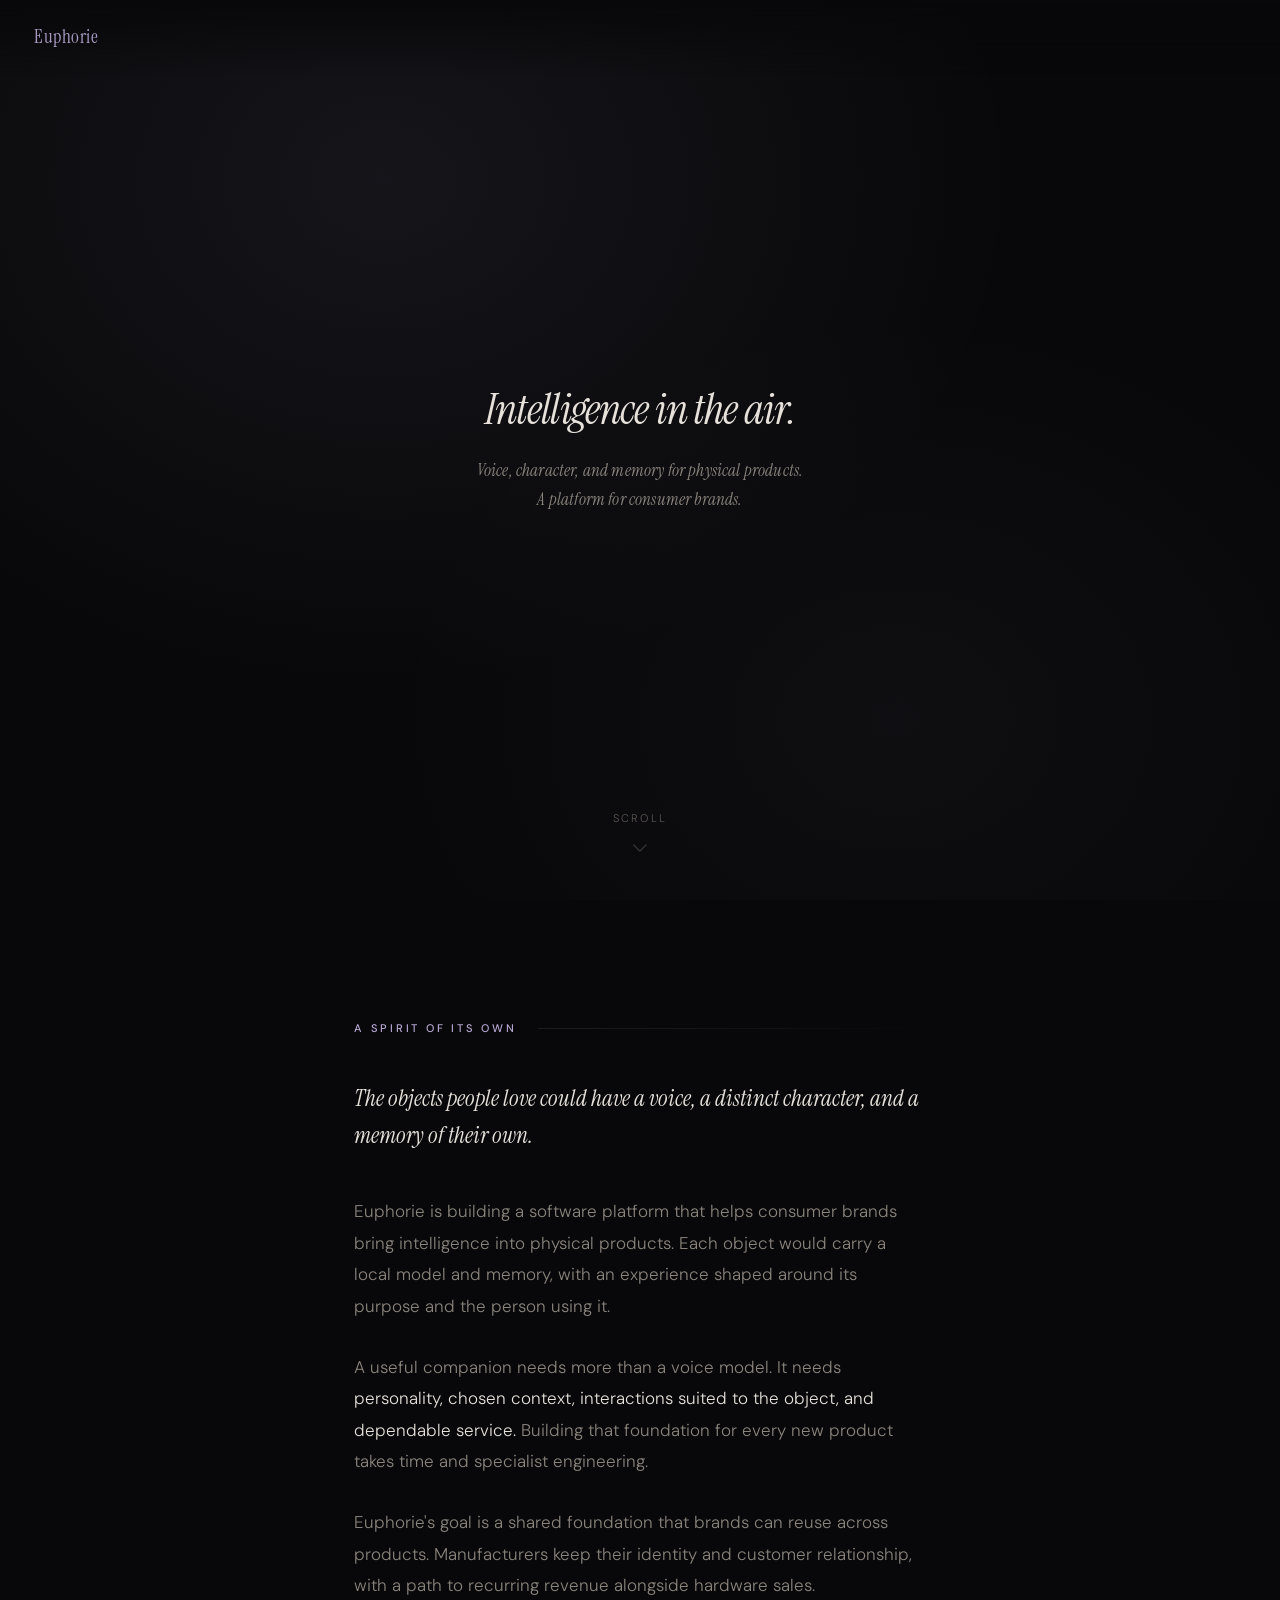
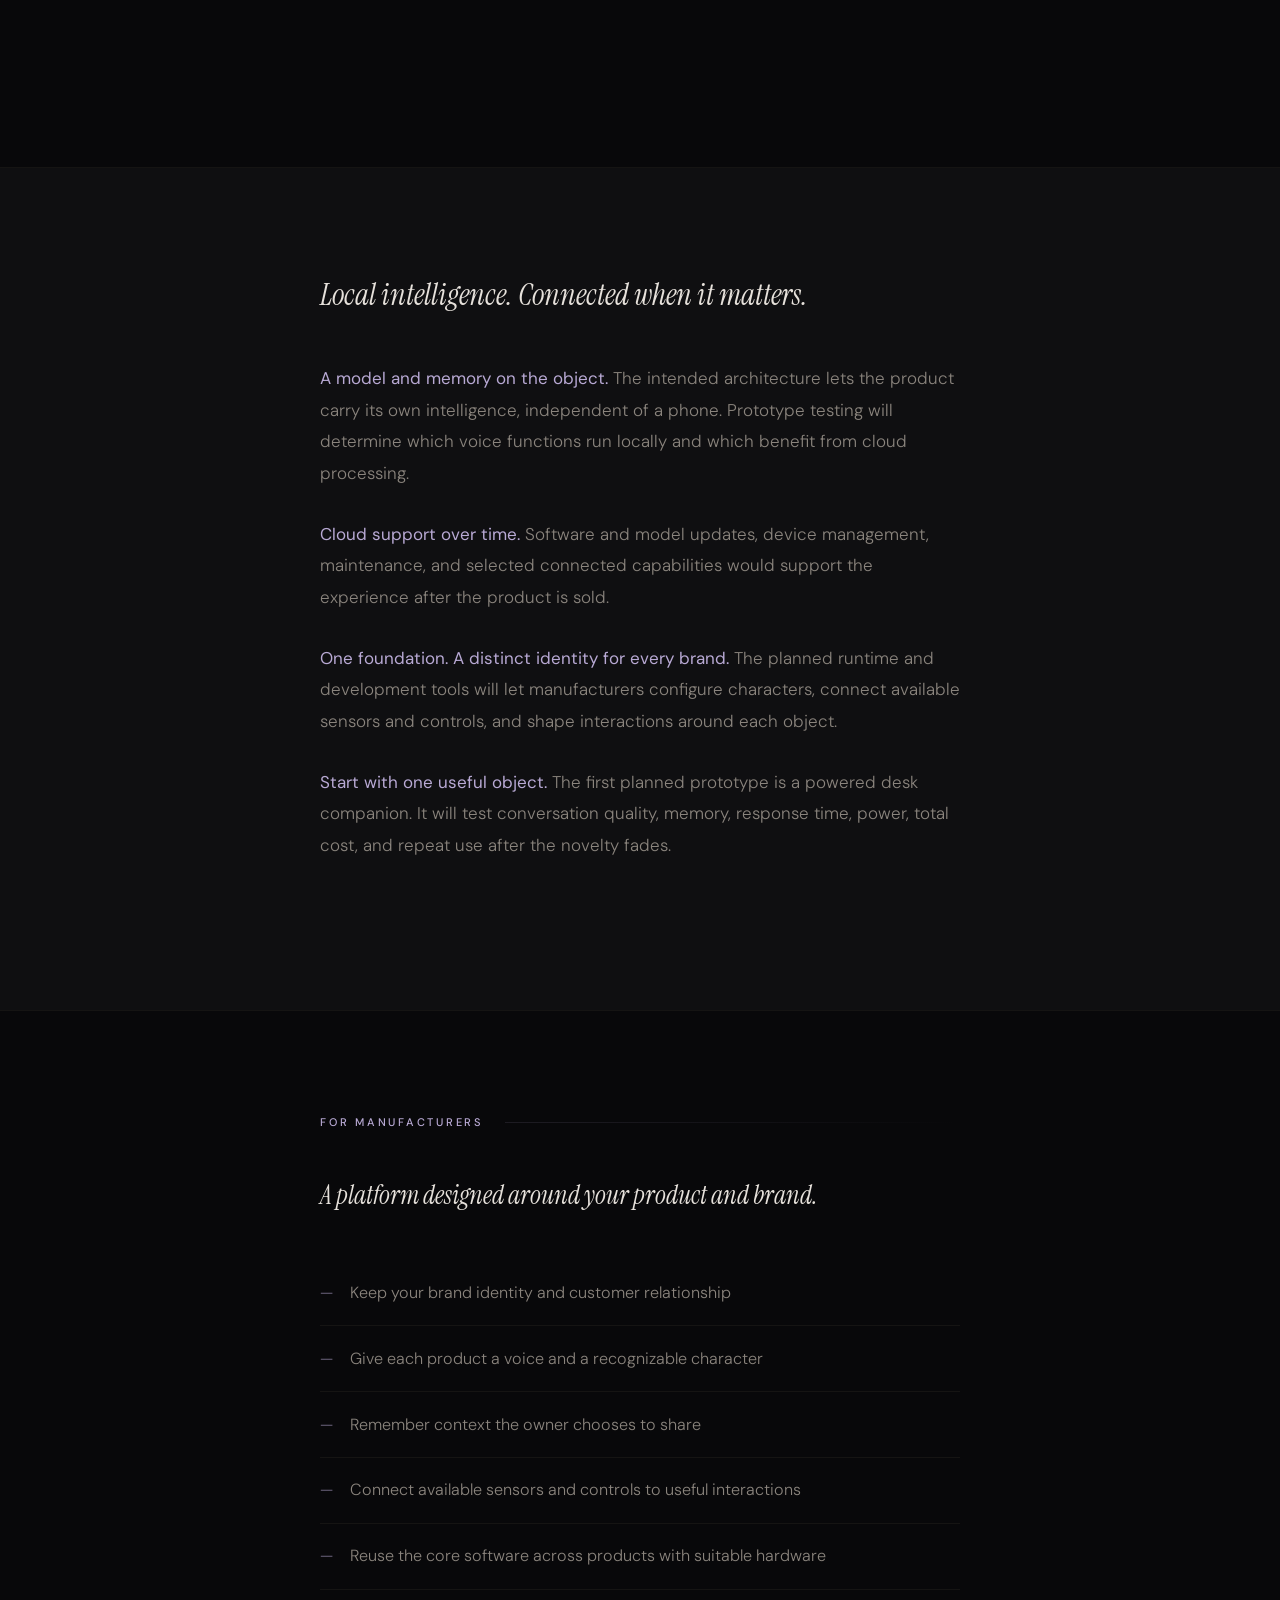
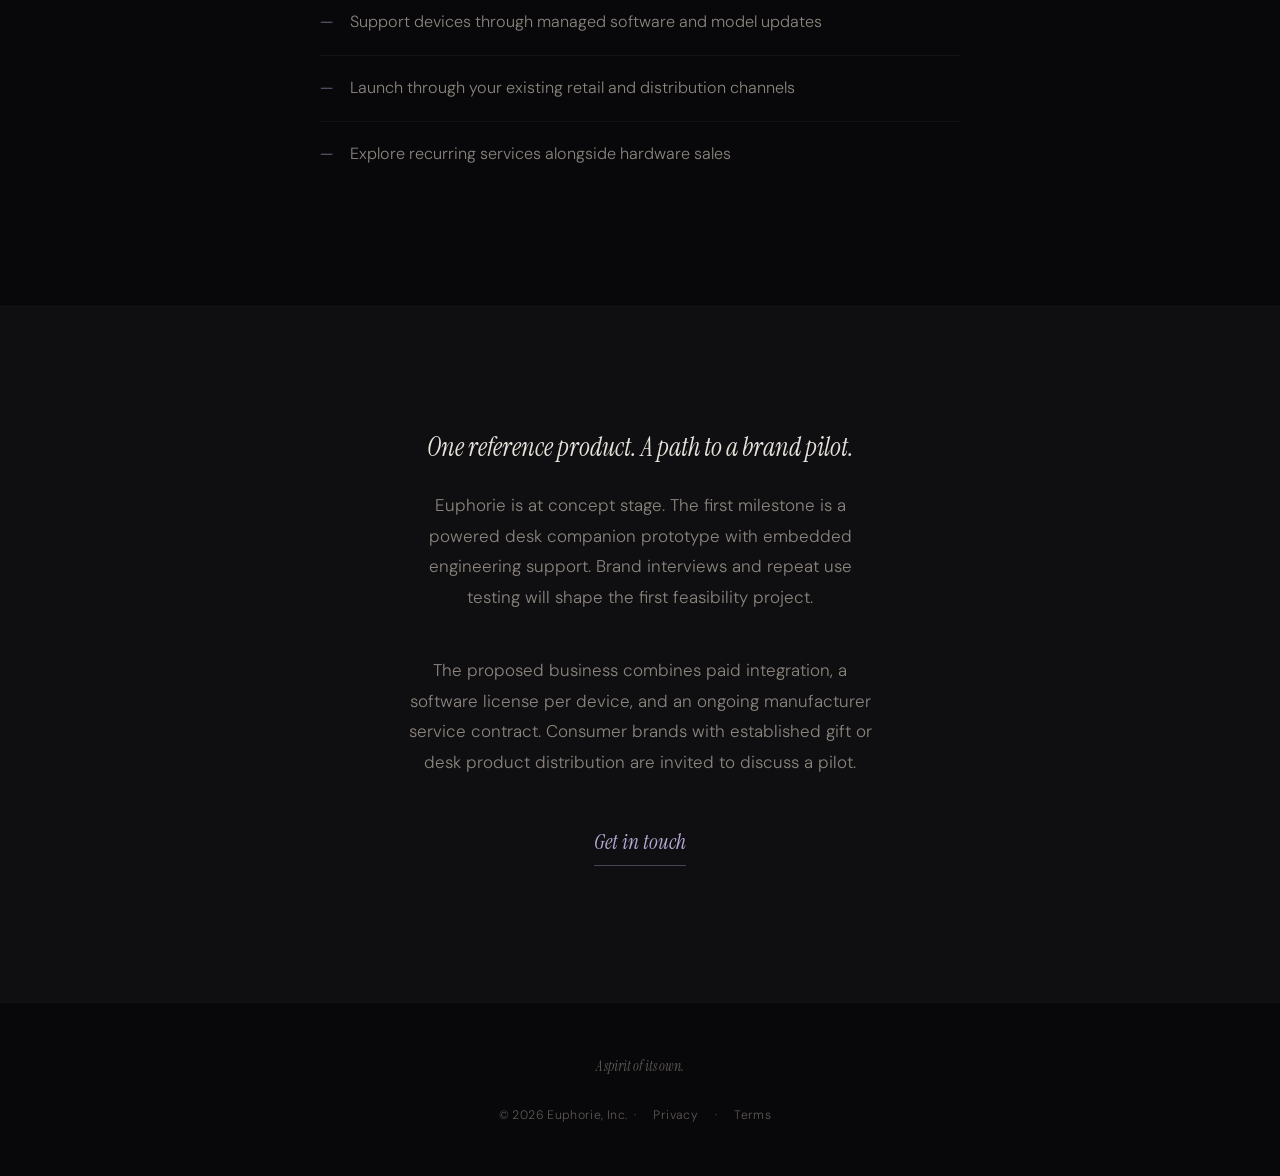
<file: frontend/index.html>
<!DOCTYPE html>
<html lang="en">
<head>
    <meta charset="UTF-8">
    <meta name="viewport" content="width=device-width, initial-scale=1.0, maximum-scale=1.0, user-scalable=no">
    <title>Euphorie | Intelligence for everyday products</title>
    <meta name="description" content="Euphorie is building a platform for consumer brands to give physical products a voice, character, and memory.">
    <meta name="theme-color" content="#08080a">
    
    <link rel="icon" href="/favicon.ico" type="image/x-icon">
    <link rel="apple-touch-icon" sizes="180x180" href="/apple-touch-icon-180x180.png">
    
    <meta property="og:title" content="Euphorie | Intelligence for everyday products">
    <meta property="og:description" content="Euphorie is building a platform for consumer brands to give physical products a voice, character, and memory.">
    <meta property="og:type" content="website">
    <meta property="og:url" content="https://euphorie.com/">
    
    <link rel="preconnect" href="https://fonts.googleapis.com">
    <link rel="preconnect" href="https://fonts.gstatic.com" crossorigin>
    <link href="https://fonts.googleapis.com/css2?family=Instrument+Serif:ital@0;1&family=DM+Sans:opsz,wght@9..40,300;9..40,400;9..40,500&display=swap" rel="stylesheet">
    
    <style>
        *, *::before, *::after { margin: 0; padding: 0; box-sizing: border-box; }
        :root {
            --bg: #08080a;
            --bg-elevated: #0f0f11;
            --fg: #e6e1db;
            --fg-dim: #8a847d;
            --fg-muted: #5c5854;
            --accent: #b8a9d4;
            --accent-dim: rgba(184, 169, 212, 0.12);
            --accent-glow: rgba(184, 169, 212, 0.08);
            --border: #1e1d1b;
            --border-subtle: #151413;
        }
        html { font-size: 17px; scroll-behavior: smooth; }
        body {
            background: var(--bg);
            color: var(--fg);
            font-family: 'DM Sans', -apple-system, sans-serif;
            font-weight: 300;
            line-height: 1.7;
            min-height: 100vh;
            -webkit-font-smoothing: antialiased;
            -moz-osx-font-smoothing: grayscale;
        }
        ::selection { background: var(--accent); color: var(--bg); }

        /* Header */
        header {
            position: fixed;
            top: 0;
            left: 0;
            right: 0;
            z-index: 100;
            padding: 1.25rem 2rem;
            display: flex;
            align-items: center;
            justify-content: space-between;
            background: linear-gradient(to bottom, var(--bg) 0%, transparent 100%);
        }
        .header-wordmark {
            font-family: 'Instrument Serif', Georgia, serif;
            font-size: 1.1rem;
            color: var(--accent);
            text-decoration: none;
            letter-spacing: 0.03em;
            opacity: 0.9;
            transition: opacity 0.2s ease;
        }
        .header-wordmark:hover { opacity: 1; }
        .header-cta {
            font-size: 0.75rem;
            font-weight: 400;
            letter-spacing: 0.08em;
            text-transform: uppercase;
            color: var(--fg-muted);
            text-decoration: none;
            padding: 0.5rem 1rem;
            border: 1px solid var(--border);
            border-radius: 2px;
            transition: all 0.2s ease;
        }
        .header-cta:hover {
            color: var(--accent);
            border-color: var(--accent-dim);
        }

        /* Hero */
        .hero {
            min-height: 100vh;
            display: flex;
            flex-direction: column;
            justify-content: center;
            align-items: center;
            padding: 3rem 2rem;
            position: relative;
            background: 
                radial-gradient(ellipse at 30% 20%, var(--accent-glow) 0%, transparent 50%),
                radial-gradient(ellipse at 70% 80%, rgba(184, 169, 212, 0.04) 0%, transparent 40%);
        }
        .hero-content {
            text-align: center;
            max-width: 680px;
            animation: fadeIn 1.4s cubic-bezier(0.16, 1, 0.3, 1);
        }
        @keyframes fadeIn {
            from { opacity: 0; transform: translateY(28px); }
            to { opacity: 1; transform: translateY(0); }
        }
        .headline {
            font-family: 'Instrument Serif', Georgia, serif;
            font-size: clamp(2rem, 3.5vw, 2.5rem);
            font-weight: 400;
            font-style: italic;
            letter-spacing: -0.02em;
            line-height: 1.15;
            color: var(--fg);
            margin-bottom: 1.25rem;
        }
        .subheadline {
            font-family: 'Instrument Serif', Georgia, serif;
            font-size: 1rem;
            font-weight: 400;
            font-style: italic;
            color: var(--fg-dim);
            letter-spacing: 0.01em;
        }
        .scroll-cue {
            position: absolute;
            bottom: 2.5rem;
            left: 50%;
            transform: translateX(-50%);
            display: flex;
            flex-direction: column;
            align-items: center;
            gap: 0.6rem;
            animation: float 3s ease-in-out infinite;
        }
        .scroll-cue span {
            font-size: 0.65rem;
            letter-spacing: 0.2em;
            text-transform: uppercase;
            color: var(--fg-muted);
        }
        .scroll-cue svg { width: 20px; height: 20px; stroke: var(--fg-muted); opacity: 0.6; }
        @keyframes float {
            0%, 100% { transform: translateX(-50%) translateY(0); }
            50% { transform: translateX(-50%) translateY(6px); }
        }

        /* Philosophy */
        .philosophy {
            padding: 7rem 2rem 8rem;
            max-width: 640px;
            margin: 0 auto;
        }
        .section-marker {
            font-size: 0.65rem;
            font-weight: 500;
            letter-spacing: 0.25em;
            text-transform: uppercase;
            color: var(--accent);
            margin-bottom: 2.5rem;
            display: flex;
            align-items: center;
            gap: 1.25rem;
        }
        .section-marker::after {
            content: '';
            flex: 1;
            height: 1px;
            background: linear-gradient(90deg, var(--accent-dim), transparent);
        }
        .philosophy p {
            font-size: 1rem;
            color: var(--fg-dim);
            margin-bottom: 1.75rem;
            line-height: 1.85;
        }
        .philosophy .lead {
            font-family: 'Instrument Serif', Georgia, serif;
            font-size: 1.35rem;
            font-style: italic;
            color: var(--fg);
            line-height: 1.6;
            margin-bottom: 2.5rem;
        }
        .philosophy em { font-style: normal; color: var(--fg); }

        /* Belief */
        .belief {
            padding: 6rem 2rem 7rem;
            background: var(--bg-elevated);
            border-top: 1px solid var(--border-subtle);
            border-bottom: 1px solid var(--border-subtle);
        }
        .belief-inner { max-width: 640px; margin: 0 auto; }
        .belief h2 {
            font-family: 'Instrument Serif', Georgia, serif;
            font-size: 1.75rem;
            font-weight: 400;
            font-style: italic;
            color: var(--fg);
            margin-bottom: 2.5rem;
        }
        .belief p {
            font-size: 1rem;
            color: var(--fg-dim);
            line-height: 1.85;
            margin-bottom: 1.75rem;
        }
        .belief strong { font-weight: 400; color: var(--accent); }

        /* Refuses */
        .refuses {
            padding: 6rem 2rem 7rem;
            background: var(--bg);
        }
        .refuses-inner { max-width: 640px; margin: 0 auto; }
        .refuses h2 {
            font-family: 'Instrument Serif', Georgia, serif;
            font-size: 1.5rem;
            font-weight: 400;
            font-style: italic;
            color: var(--fg);
            margin-bottom: 2.5rem;
        }
        .refuses ul { list-style: none; }
        .refuses li {
            font-size: 0.95rem;
            padding: 1.15rem 0;
            border-bottom: 1px solid var(--border-subtle);
            color: var(--fg-dim);
            display: flex;
            align-items: flex-start;
            gap: 1rem;
            line-height: 1.6;
        }
        .refuses li::before { content: '—'; color: var(--accent); opacity: 0.6; flex-shrink: 0; }
        .refuses li:last-child { border-bottom: none; }

        /* Today */
        .today {
            padding: 7rem 2rem 8rem;
            background: var(--bg-elevated);
            border-top: 1px solid var(--border-subtle);
        }
        .today-inner { max-width: 640px; margin: 0 auto; text-align: center; }
        .today h2 {
            font-family: 'Instrument Serif', Georgia, serif;
            font-size: 1.5rem;
            font-weight: 400;
            font-style: italic;
            color: var(--fg);
            margin-bottom: 1.25rem;
        }
        .today p {
            font-size: 1rem;
            color: var(--fg-dim);
            margin-bottom: 2.5rem;
            line-height: 1.8;
            max-width: 480px;
            margin-left: auto;
            margin-right: auto;
        }
        .cta-link {
            display: inline-block;
            font-family: 'Instrument Serif', Georgia, serif;
            font-size: 1.25rem;
            font-weight: 400;
            font-style: italic;
            line-height: 1.5;
            letter-spacing: 0;
            color: var(--accent);
            background: transparent;
            text-decoration: none;
            padding: 0.4rem 0;
            border: 0;
            border-bottom: 1px solid rgba(184, 169, 212, 0.35);
            border-radius: 0;
            transition: color 0.2s ease, border-color 0.2s ease;
        }
        .cta-link:hover { color: var(--fg); border-color: var(--accent); }
        .cta-link:focus-visible { outline: 1px solid var(--accent); outline-offset: 6px; }

        /* Footer */
        footer {
            padding: 3rem 2rem;
            text-align: center;
            background: var(--bg);
            border-top: 1px solid var(--border-subtle);
        }
        .footer-sig {
            font-family: 'Instrument Serif', Georgia, serif;
            font-size: 0.85rem;
            font-style: italic;
            color: var(--fg-muted);
            margin-bottom: 1.5rem;
        }
        footer .legal { font-size: 0.72rem; color: var(--fg-muted); letter-spacing: 0.03em; }
        footer a { color: var(--fg-muted); text-decoration: none; margin: 0 0.6rem; transition: color 0.2s ease; }
        footer a:hover { color: var(--accent); }

        @media (max-width: 640px) {
            html { font-size: 16px; }
            header { padding: 1rem 1.5rem; }
            .hero { padding: 2rem 1.5rem; }
            .philosophy, .belief, .refuses, .today { padding-left: 1.5rem; padding-right: 1.5rem; }
            .philosophy { padding-top: 5rem; padding-bottom: 6rem; }
            .belief, .refuses, .today { padding-top: 5rem; padding-bottom: 5rem; }
            .scroll-cue { display: none; }
        }
        @supports (padding: env(safe-area-inset-bottom)) {
            footer { padding-bottom: calc(3rem + env(safe-area-inset-bottom)); }
        }
    </style>
</head>
<body>
    <header>
        <a href="/" class="header-wordmark">Euphorie</a>
    </header>

    <section class="hero">
        <div class="hero-content">
            <h1 class="headline">Intelligence in the air.</h1>
            <p class="subheadline">Voice, character, and memory for physical products.<br>A platform for consumer brands.</p>
        </div>
        <div class="scroll-cue">
            <span>Scroll</span>
            <svg xmlns="http://www.w3.org/2000/svg" fill="none" viewBox="0 0 24 24" stroke-width="1.5" stroke="currentColor">
                <path stroke-linecap="round" stroke-linejoin="round" d="M19.5 8.25l-7.5 7.5-7.5-7.5" />
            </svg>
        </div>
    </section>

    <section class="philosophy">
        <div class="section-marker">A spirit of its own</div>
        <p class="lead">The objects people love could have a voice, a distinct character, and a memory of their own.</p>
        <p>Euphorie is building a software platform that helps consumer brands bring intelligence into physical products. Each object would carry a local model and memory, with an experience shaped around its purpose and the person using it.</p>
        <p>A useful companion needs more than a voice model. It needs <em>personality, chosen context, interactions suited to the object, and dependable service.</em> Building that foundation for every new product takes time and specialist engineering.</p>
        <p>Euphorie's goal is a shared foundation that brands can reuse across products. Manufacturers keep their identity and customer relationship, with a path to recurring revenue alongside hardware sales.</p>
    </section>

    <section class="belief">
        <div class="belief-inner">
            <h2>Local intelligence. Connected when it matters.</h2>
            <p><strong>A model and memory on the object.</strong> The intended architecture lets the product carry its own intelligence, independent of a phone. Prototype testing will determine which voice functions run locally and which benefit from cloud processing.</p>
            <p><strong>Cloud support over time.</strong> Software and model updates, device management, maintenance, and selected connected capabilities would support the experience after the product is sold.</p>
            <p><strong>One foundation. A distinct identity for every brand.</strong> The planned runtime and development tools will let manufacturers configure characters, connect available sensors and controls, and shape interactions around each object.</p>
            <p><strong>Start with one useful object.</strong> The first planned prototype is a powered desk companion. It will test conversation quality, memory, response time, power, total cost, and repeat use after the novelty fades.</p>
        </div>
    </section>

    <section class="refuses">
        <div class="refuses-inner">
            <div class="section-marker">For manufacturers</div>
            <h2>A platform designed around your product and brand.</h2>
            <ul>
                <li>Keep your brand identity and customer relationship</li>
                <li>Give each product a voice and a recognizable character</li>
                <li>Remember context the owner chooses to share</li>
                <li>Connect available sensors and controls to useful interactions</li>
                <li>Reuse the core software across products with suitable hardware</li>
                <li>Support devices through managed software and model updates</li>
                <li>Launch through your existing retail and distribution channels</li>
                <li>Explore recurring services alongside hardware sales</li>
            </ul>
        </div>
    </section>

    <section class="today" id="pilot">
        <div class="today-inner">
            <h2>One reference product. A path to a brand pilot.</h2>
            <p>Euphorie is at concept stage. The first milestone is a powered desk companion prototype with embedded engineering support. Brand interviews and repeat use testing will shape the first feasibility project.</p>
            <p>The proposed business combines paid integration, a software license per device, and an ongoing manufacturer service contract. Consumer brands with established gift or desk product distribution are invited to discuss a pilot.</p>
            <a href="mailto:euphorieinc@gmail.com?subject=Euphorie%20pilot%20inquiry" class="cta-link">Get in touch</a>
        </div>
    </section>

    <footer>
        <p class="footer-sig">A spirit of its own.</p>
        <p class="legal">&copy; 2026 Euphorie, Inc. &nbsp;·&nbsp; <a href="/privacy.html">Privacy</a> &nbsp;·&nbsp; <a href="/terms.html">Terms</a></p>
    </footer>
</body>
</html>
</file>
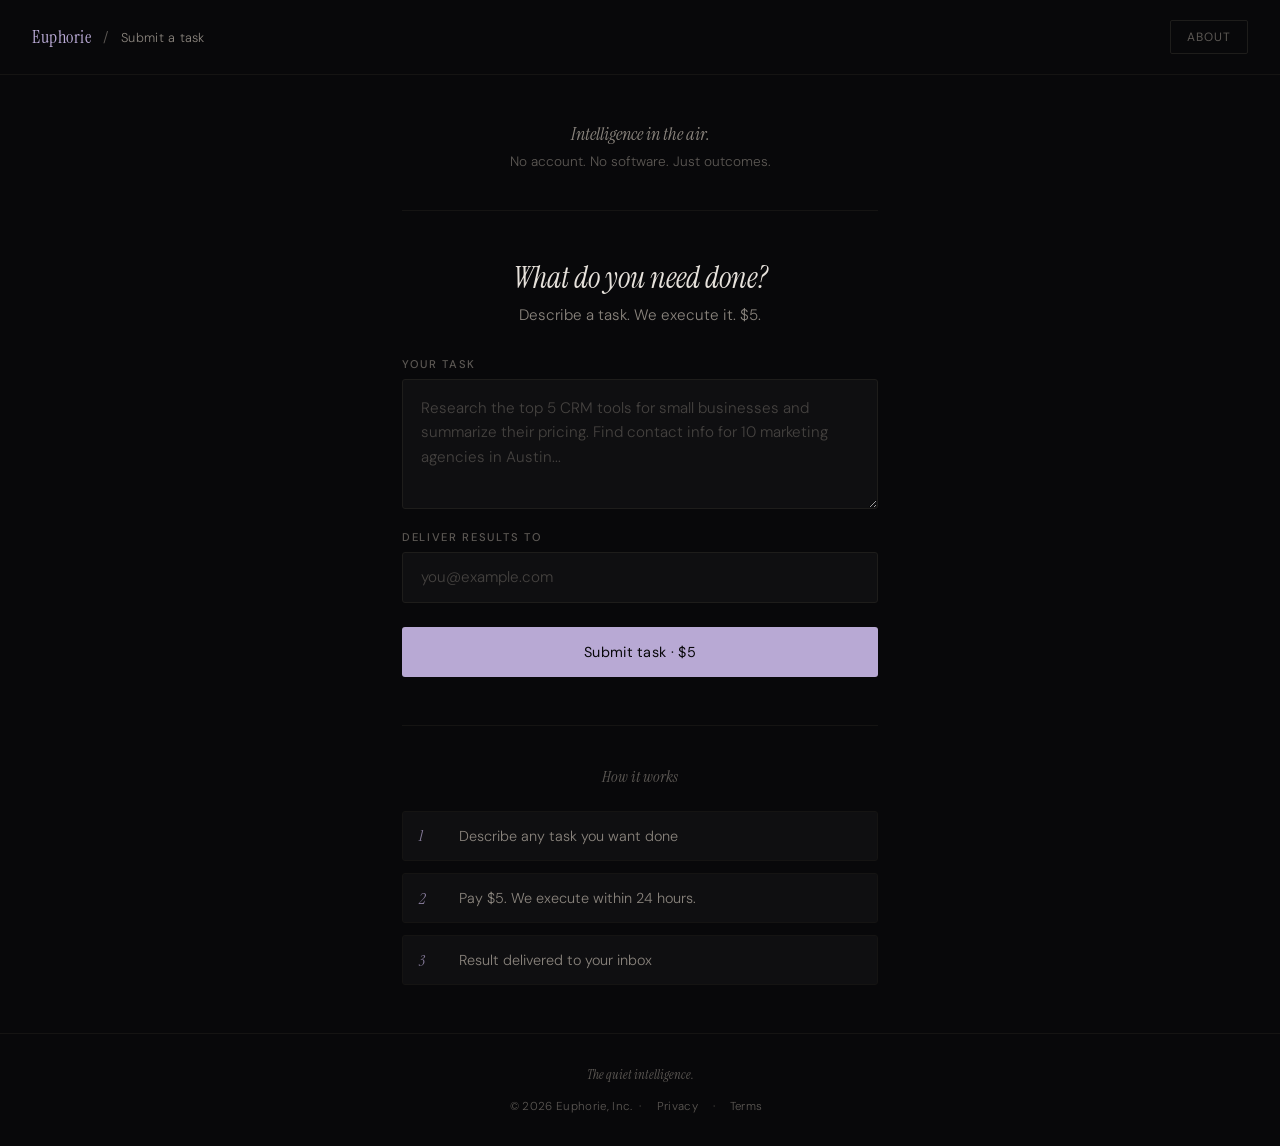
<file: frontend/tasks.html>
<!DOCTYPE html>
<html lang="en">
<head>
    <meta charset="UTF-8">
    <meta name="viewport" content="width=device-width, initial-scale=1.0, maximum-scale=1.0, user-scalable=no">
    <title>Submit a Task · Euphorie</title>
    <meta name="description" content="Describe a task. We execute it. $5. Results delivered to your email.">
    <meta name="theme-color" content="#08080a">
    <link rel="icon" href="https://euphorie.com/favicon.ico" type="image/x-icon">
    <link rel="preconnect" href="https://fonts.googleapis.com">
    <link rel="preconnect" href="https://fonts.gstatic.com" crossorigin>
    <link href="https://fonts.googleapis.com/css2?family=Instrument+Serif:ital@0;1&family=DM+Sans:opsz,wght@9..40,300;9..40,400;9..40,500&display=swap" rel="stylesheet">
    <script src="https://js.stripe.com/v3/"></script>
    <style>
        *, *::before, *::after { margin: 0; padding: 0; box-sizing: border-box; }
        :root {
            --bg: #08080a;
            --bg-elevated: #0f0f11;
            --fg: #e6e1db;
            --fg-dim: #8a847d;
            --fg-muted: #5c5854;
            --accent: #b8a9d4;
            --accent-hover: #c9bde0;
            --accent-dim: rgba(184, 169, 212, 0.12);
            --input-bg: #0f0f11;
            --input-border: #1e1d1b;
            --input-focus: #2a2926;
            --border: #1e1d1b;
            --border-subtle: #151413;
            --success: #7aad7a;
            --error: #c47a6a;
        }
        html { font-size: 16px; }
        body {
            background: var(--bg);
            color: var(--fg);
            font-family: 'DM Sans', -apple-system, sans-serif;
            font-weight: 300;
            min-height: 100vh;
            min-height: 100dvh;
            display: flex;
            flex-direction: column;
            -webkit-font-smoothing: antialiased;
        }
        ::selection { background: var(--accent); color: var(--bg); }

        /* Header */
        header {
            padding: 1.25rem 2rem;
            display: flex;
            align-items: center;
            justify-content: space-between;
            border-bottom: 1px solid var(--border-subtle);
        }
        .header-left {
            display: flex;
            align-items: center;
            gap: 0.75rem;
        }
        .wordmark {
            font-family: 'Instrument Serif', Georgia, serif;
            font-size: 1.1rem;
            color: var(--accent);
            text-decoration: none;
            letter-spacing: 0.03em;
            transition: opacity 0.2s ease;
        }
        .wordmark:hover { opacity: 0.8; }
        .breadcrumb-sep {
            color: var(--fg-muted);
            font-size: 0.9rem;
        }
        .breadcrumb-current {
            font-size: 0.8rem;
            color: var(--fg-dim);
            letter-spacing: 0.02em;
        }
        .header-link {
            font-size: 0.75rem;
            font-weight: 400;
            letter-spacing: 0.08em;
            text-transform: uppercase;
            color: var(--fg-muted);
            text-decoration: none;
            padding: 0.5rem 1rem;
            border: 1px solid var(--border);
            border-radius: 2px;
            transition: all 0.2s ease;
        }
        .header-link:hover {
            color: var(--accent);
            border-color: var(--accent-dim);
        }

        /* Main */
        main {
            flex: 1;
            display: flex;
            flex-direction: column;
            justify-content: center;
            align-items: center;
            padding: 3rem 2rem;
            max-width: 540px;
            margin: 0 auto;
            width: 100%;
        }
        .form-container {
            width: 100%;
            animation: fadeIn 0.6s cubic-bezier(0.16, 1, 0.3, 1);
        }
        @keyframes fadeIn {
            from { opacity: 0; transform: translateY(16px); }
            to { opacity: 1; transform: translateY(0); }
        }

        /* Philosophy reminder */
        .philosophy-reminder {
            text-align: center;
            margin-bottom: 3rem;
            padding-bottom: 2.5rem;
            border-bottom: 1px solid var(--border-subtle);
        }
        .philosophy-reminder .tagline {
            font-family: 'Instrument Serif', Georgia, serif;
            font-size: 1.1rem;
            font-style: italic;
            color: var(--fg-dim);
            margin-bottom: 0.5rem;
        }
        .philosophy-reminder .sub {
            font-size: 0.85rem;
            color: var(--fg-muted);
        }

        h1 {
            font-family: 'Instrument Serif', Georgia, serif;
            font-size: clamp(1.5rem, 4vw, 1.85rem);
            font-weight: 400;
            font-style: italic;
            text-align: center;
            margin-bottom: 0.5rem;
            color: var(--fg);
        }
        .subtitle {
            text-align: center;
            color: var(--fg-dim);
            font-size: 0.95rem;
            margin-bottom: 2rem;
        }

        /* Form */
        form { width: 100%; display: flex; flex-direction: column; gap: 1rem; }
        label {
            display: block;
            font-size: 0.7rem;
            font-weight: 500;
            letter-spacing: 0.15em;
            text-transform: uppercase;
            color: var(--fg-muted);
            margin-bottom: 0.5rem;
        }
        textarea {
            width: 100%;
            min-height: 130px;
            padding: 1rem 1.1rem;
            font-family: 'DM Sans', sans-serif;
            font-size: 0.95rem;
            font-weight: 300;
            line-height: 1.6;
            border: 1px solid var(--input-border);
            border-radius: 3px;
            background: var(--input-bg);
            color: var(--fg);
            resize: vertical;
            transition: border-color 0.2s ease, background 0.2s ease;
        }
        textarea:focus {
            outline: none;
            border-color: var(--accent);
            background: var(--input-focus);
        }
        textarea::placeholder { color: var(--fg-muted); opacity: 0.7; }
        input[type="email"] {
            width: 100%;
            padding: 0.9rem 1.1rem;
            font-family: 'DM Sans', sans-serif;
            font-size: 0.95rem;
            font-weight: 300;
            border: 1px solid var(--input-border);
            border-radius: 3px;
            background: var(--input-bg);
            color: var(--fg);
            transition: border-color 0.2s ease, background 0.2s ease;
        }
        input[type="email"]:focus {
            outline: none;
            border-color: var(--accent);
            background: var(--input-focus);
        }
        input[type="email"]::placeholder { color: var(--fg-muted); opacity: 0.7; }
        .submit-btn {
            width: 100%;
            padding: 1rem 2rem;
            font-family: 'DM Sans', sans-serif;
            font-size: 0.9rem;
            font-weight: 400;
            letter-spacing: 0.02em;
            background: var(--accent);
            color: var(--bg);
            border: none;
            border-radius: 3px;
            cursor: pointer;
            transition: all 0.2s cubic-bezier(0.16, 1, 0.3, 1);
            margin-top: 0.5rem;
        }
        .submit-btn:hover { background: var(--accent-hover); transform: translateY(-1px); }
        .submit-btn:active { transform: translateY(0); }
        .submit-btn:disabled { opacity: 0.6; cursor: not-allowed; transform: none; }

        /* How it works */
        .how-it-works {
            margin-top: 3rem;
            padding-top: 2.5rem;
            border-top: 1px solid var(--border-subtle);
            width: 100%;
        }
        .how-it-works h2 {
            font-family: 'Instrument Serif', Georgia, serif;
            font-size: 1rem;
            font-weight: 400;
            font-style: italic;
            text-align: center;
            color: var(--fg-muted);
            margin-bottom: 1.5rem;
        }
        .steps { display: flex; flex-direction: column; gap: 0.75rem; }
        .step {
            display: flex;
            align-items: center;
            gap: 1rem;
            padding: 0.85rem 1rem;
            background: var(--bg-elevated);
            border-radius: 3px;
            border: 1px solid var(--border-subtle);
        }
        .step-num {
            font-family: 'Instrument Serif', Georgia, serif;
            font-size: 1rem;
            font-style: italic;
            color: var(--accent);
            opacity: 0.7;
            flex-shrink: 0;
            width: 1.5rem;
        }
        .step-text { font-size: 0.9rem; color: var(--fg-dim); }

        /* Footer */
        footer {
            padding: 2rem;
            text-align: center;
            border-top: 1px solid var(--border-subtle);
            margin-top: auto;
        }
        .footer-sig {
            font-family: 'Instrument Serif', Georgia, serif;
            font-size: 0.8rem;
            font-style: italic;
            color: var(--fg-muted);
            margin-bottom: 1rem;
        }
        footer .legal { font-size: 0.72rem; color: var(--fg-muted); letter-spacing: 0.03em; }
        footer a { color: var(--fg-muted); text-decoration: none; margin: 0 0.5rem; transition: color 0.2s ease; }
        footer a:hover { color: var(--accent); }

        /* Messages */
        .message {
            padding: 1rem;
            border-radius: 3px;
            font-size: 0.9rem;
            margin-bottom: 1rem;
            display: none;
        }
        .message.success {
            background: rgba(122, 173, 122, 0.1);
            border: 1px solid rgba(122, 173, 122, 0.3);
            color: var(--success);
            display: block;
        }
        .message.error {
            background: rgba(196, 122, 106, 0.1);
            border: 1px solid rgba(196, 122, 106, 0.3);
            color: var(--error);
            display: block;
        }

        @media (max-width: 640px) {
            header { padding: 1rem 1.5rem; }
            main { padding: 2rem 1.5rem; }
            .breadcrumb-current { display: none; }
            .breadcrumb-sep { display: none; }
        }
        @supports (padding: env(safe-area-inset-bottom)) {
            footer { padding-bottom: calc(2rem + env(safe-area-inset-bottom)); }
        }
    </style>
</head>
<body>
    <header>
        <div class="header-left">
            <a href="https://euphorie.com" class="wordmark">Euphorie</a>
            <span class="breadcrumb-sep">/</span>
            <span class="breadcrumb-current">Submit a task</span>
        </div>
        <a href="https://euphorie.com" class="header-link">About</a>
    </header>

    <main>
        <div class="form-container">
            <div class="philosophy-reminder">
                <p class="tagline">Intelligence in the air.</p>
                <p class="sub">No account. No software. Just outcomes.</p>
            </div>

            <h1>What do you need done?</h1>
            <p class="subtitle">Describe a task. We execute it. $5.</p>

            <div id="message" class="message"></div>

            <form id="taskForm">
                <div>
                    <label for="task">Your task</label>
                    <textarea id="task" name="task" placeholder="Research the top 5 CRM tools for small businesses and summarize their pricing. Find contact info for 10 marketing agencies in Austin..." required></textarea>
                </div>
                <div>
                    <label for="email">Deliver results to</label>
                    <input type="email" id="email" name="email" placeholder="you@example.com" required>
                </div>
                <button type="submit" class="submit-btn" id="submitBtn">Submit task · $5</button>
            </form>

            <div class="how-it-works">
                <h2>How it works</h2>
                <div class="steps">
                    <div class="step"><span class="step-num">1</span><span class="step-text">Describe any task you want done</span></div>
                    <div class="step"><span class="step-num">2</span><span class="step-text">Pay $5. We execute within 24 hours.</span></div>
                    <div class="step"><span class="step-num">3</span><span class="step-text">Result delivered to your inbox</span></div>
                </div>
            </div>
        </div>
    </main>

    <footer>
        <p class="footer-sig">The quiet intelligence.</p>
        <p class="legal">&copy; 2026 Euphorie, Inc. &nbsp;·&nbsp; <a href="https://euphorie.com/task-privacy.html">Privacy</a> &nbsp;·&nbsp; <a href="https://euphorie.com/task-terms.html">Terms</a></p>
    </footer>

    <script>
        const form = document.getElementById('taskForm');
        const submitBtn = document.getElementById('submitBtn');
        const message = document.getElementById('message');
        form.addEventListener('submit', async (e) => {
            e.preventDefault();
            submitBtn.disabled = true;
            submitBtn.textContent = 'Processing...';
            message.className = 'message';
            message.style.display = 'none';
            const task = document.getElementById('task').value;
            const email = document.getElementById('email').value;
            try {
                const response = await fetch('/api/submit-task/', {
                    method: 'POST',
                    headers: { 'Content-Type': 'application/json' },
                    body: JSON.stringify({ task, email })
                });
                const data = await response.json();
                if (data.checkout_url) {
                    window.location.href = data.checkout_url;
                } else if (data.error) {
                    throw new Error(data.error);
                }
            } catch (error) {
                message.textContent = error.message || 'Something went wrong. Please try again.';
                message.className = 'message error';
                submitBtn.disabled = false;
                submitBtn.textContent = 'Submit task · $5';
            }
        });
    </script>
</body>
</html>
</file>
